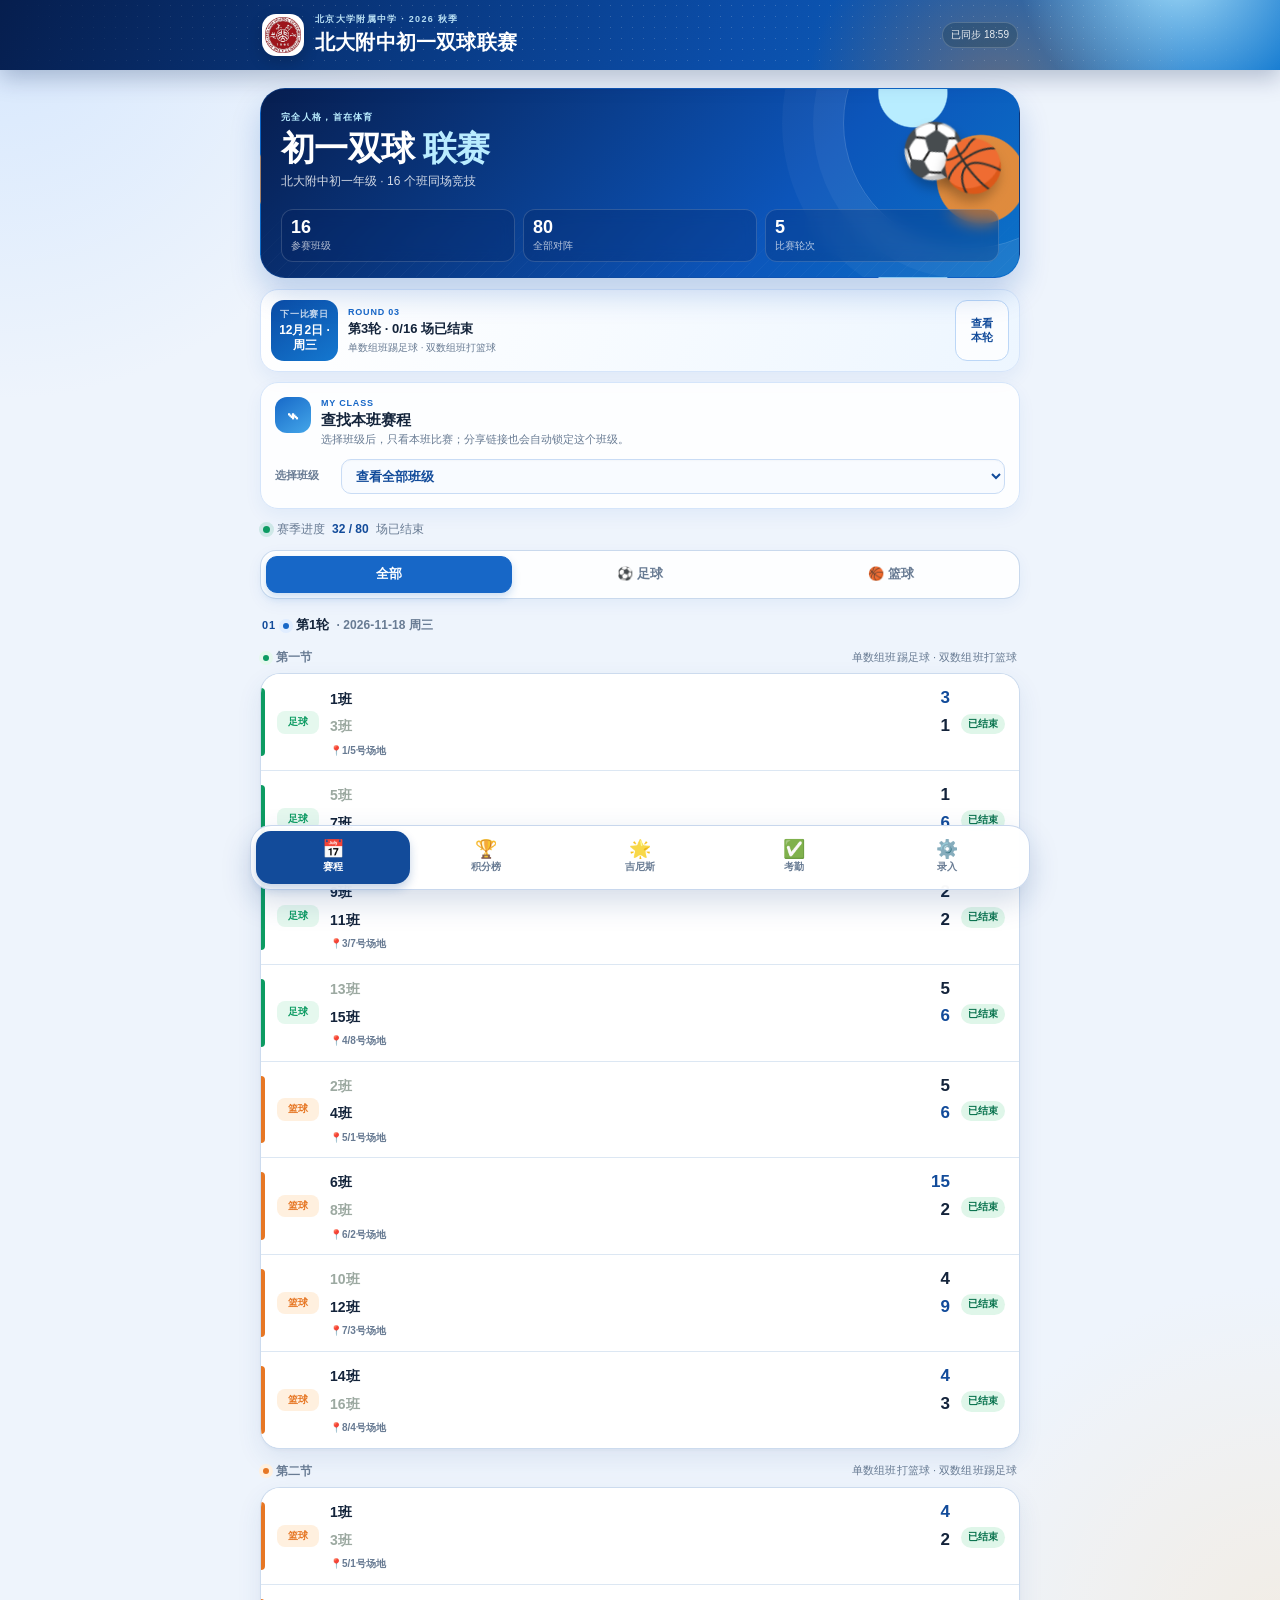
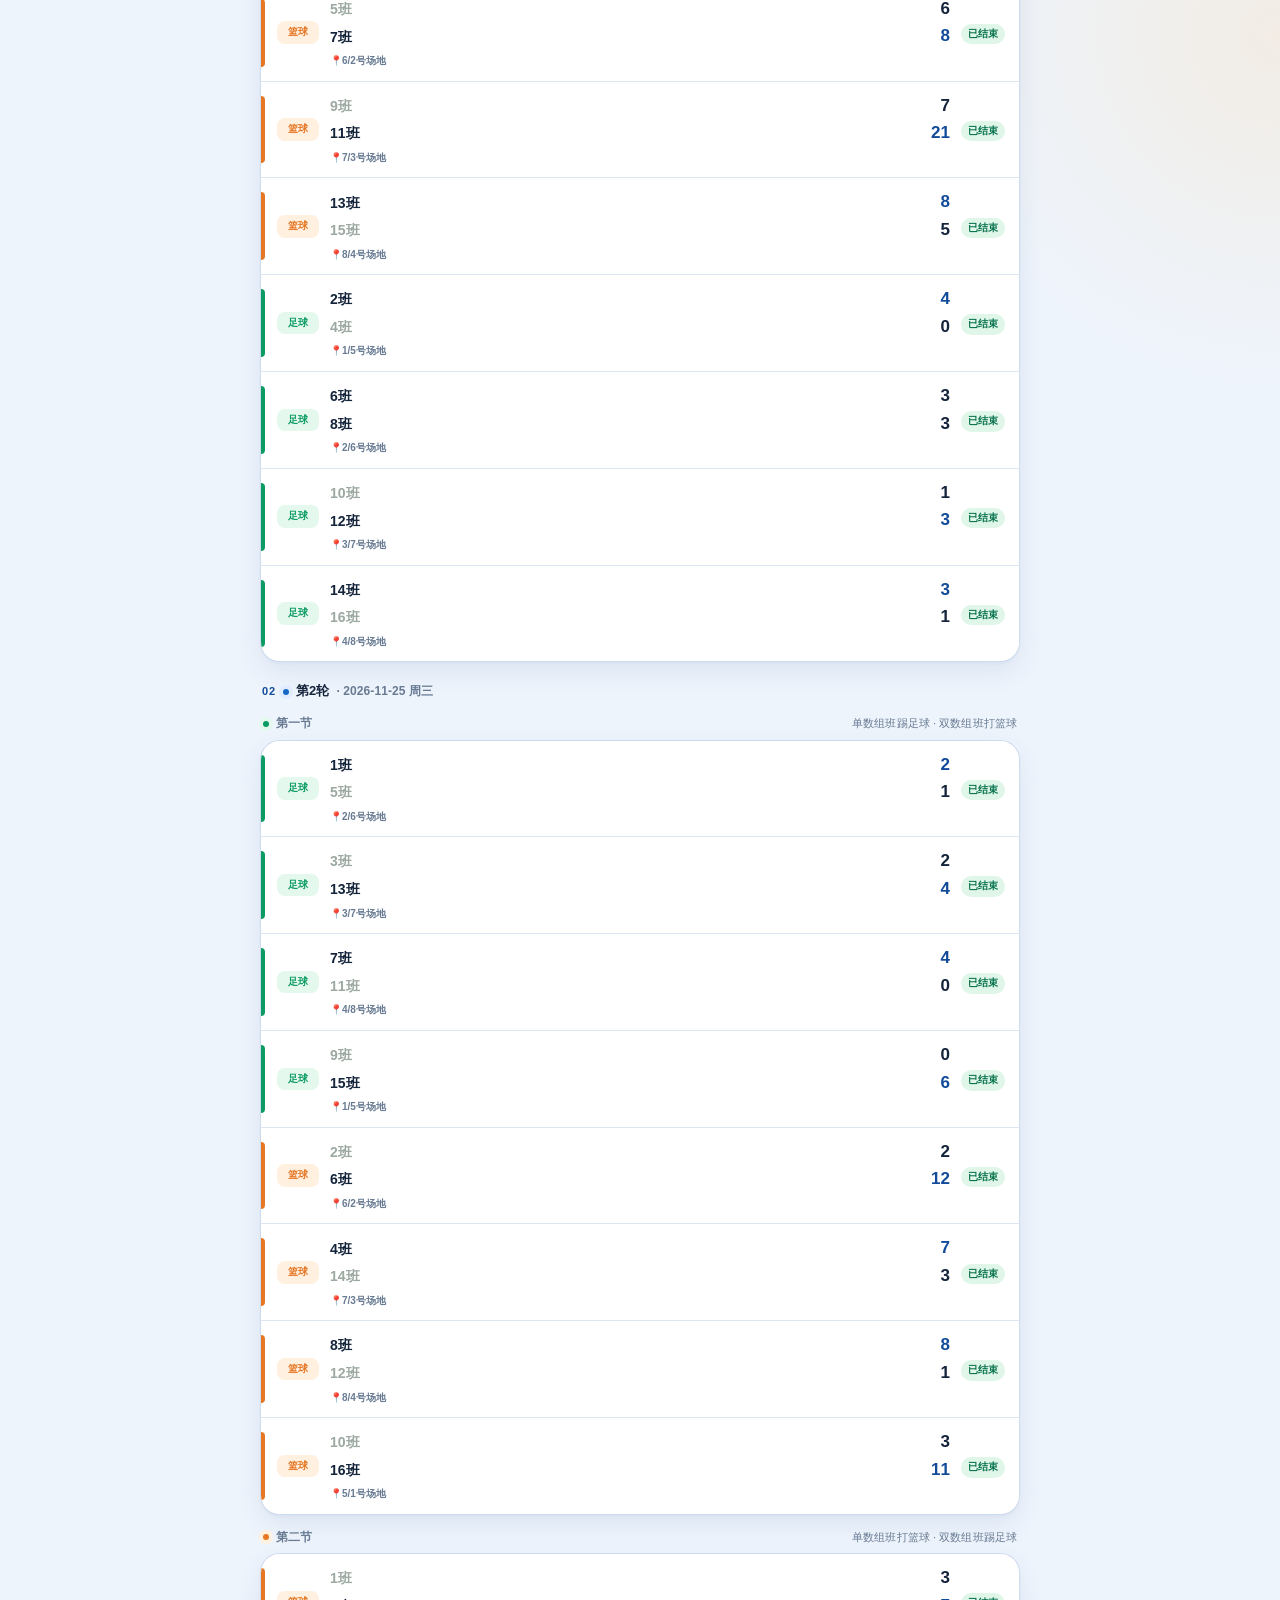
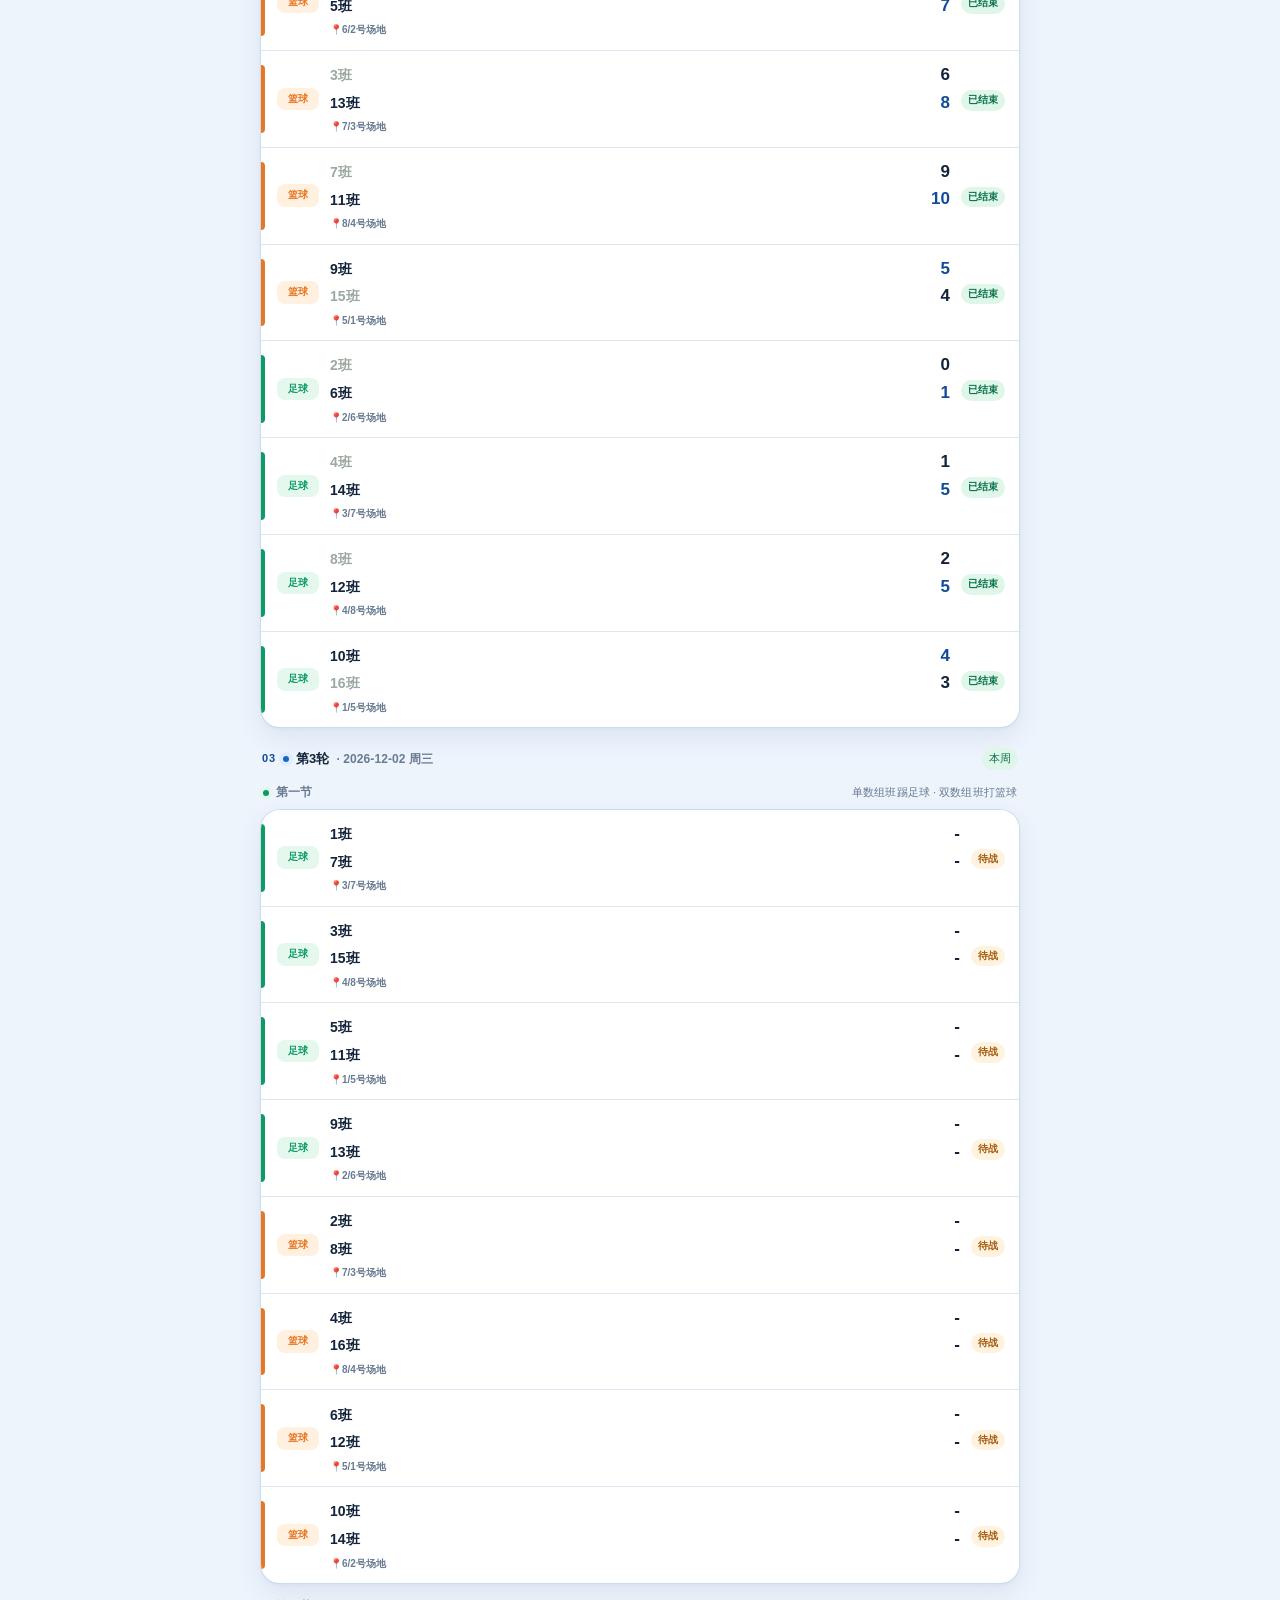
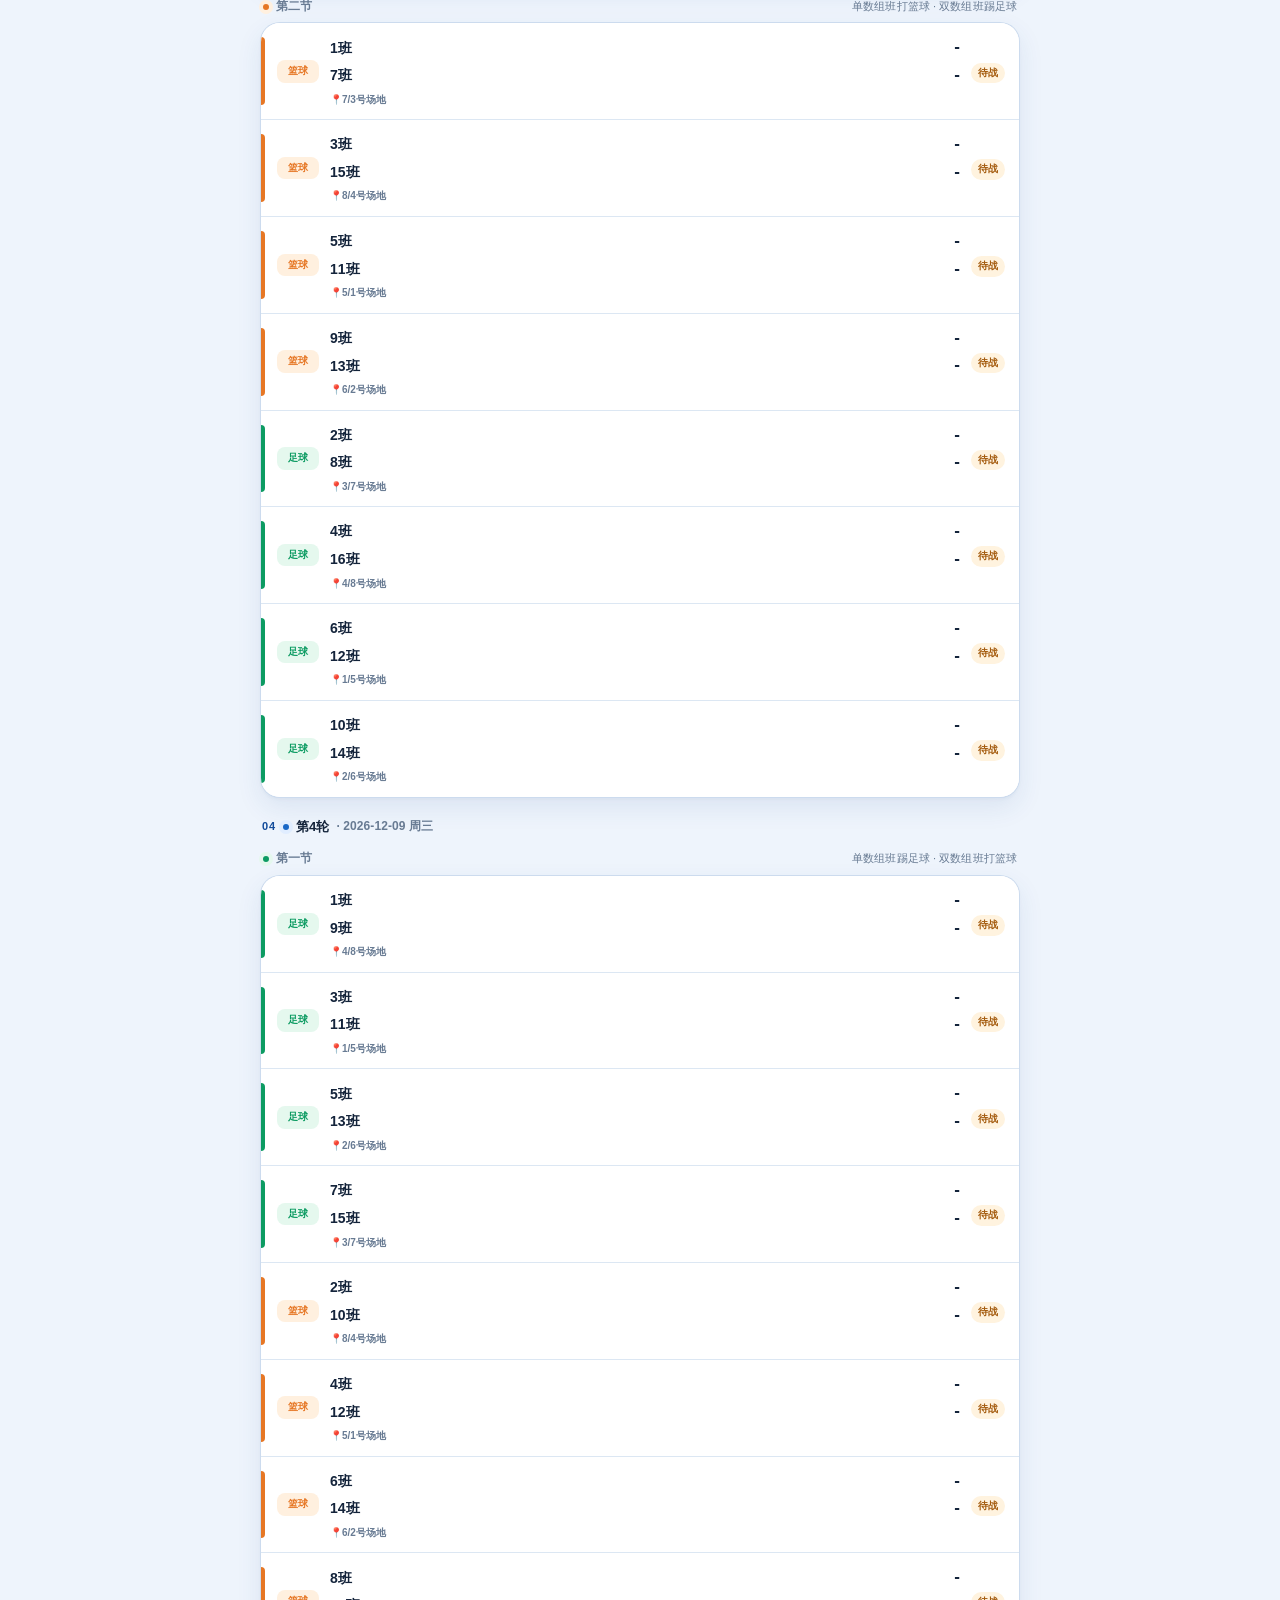
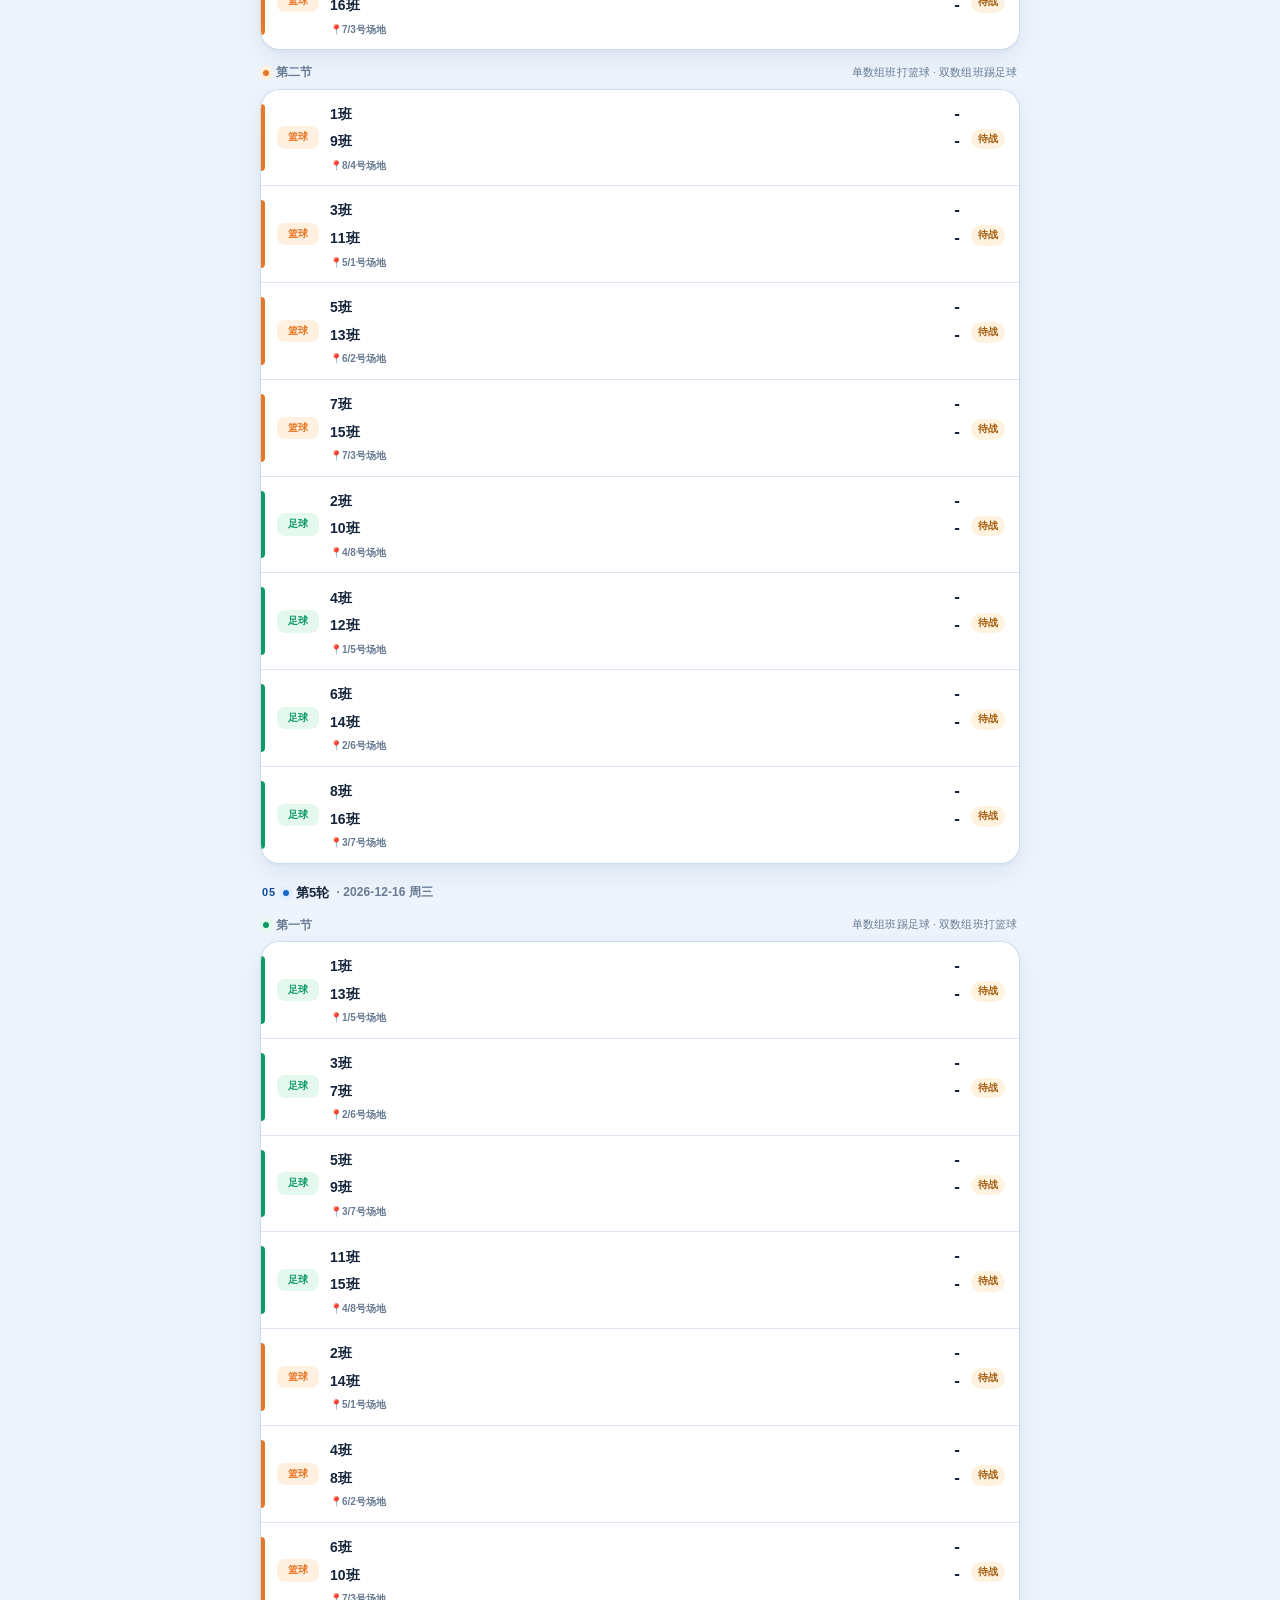
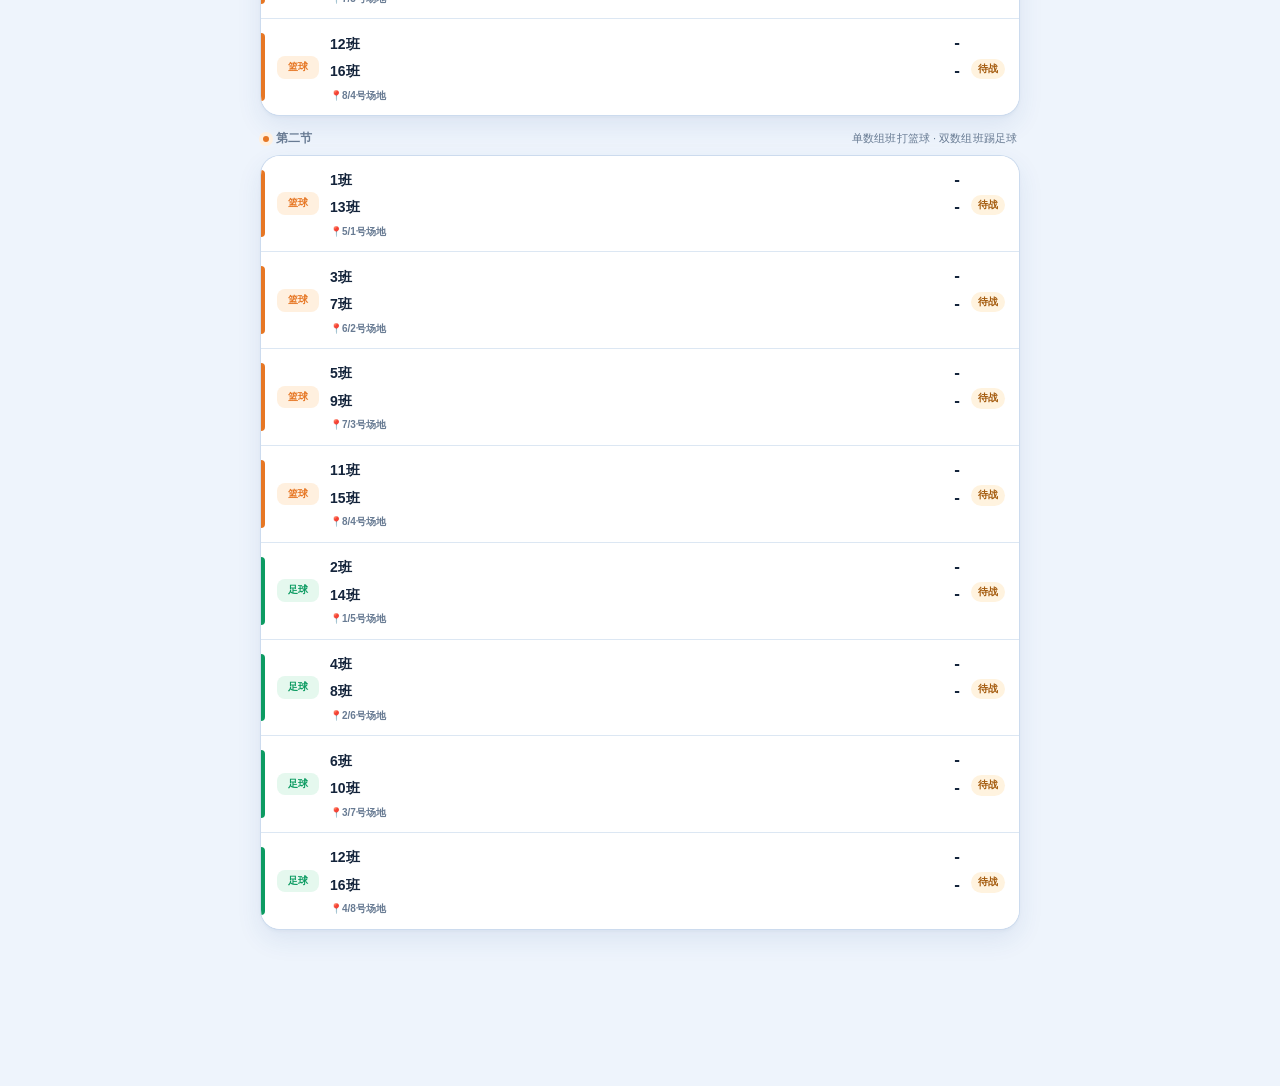
<file: index.html>
<!DOCTYPE html>
<html lang="zh-CN">
<head>
<meta charset="UTF-8">
<meta name="viewport" content="width=device-width, initial-scale=1.0, maximum-scale=1.0, user-scalable=no, viewport-fit=cover">
<meta name="theme-color" content="#082c66">
<title>北大附中初一双球联赛</title>
<link rel="stylesheet" href="styles.css?v=teacher-mirror-20261123b">
</head>
<body>

<header class="topbar">
  <div class="topbar-inner">
    <div class="brand-mark school-seal" aria-hidden="true"><img src="assets/bdfz-school-seal.jpg" alt=""></div>
    <div class="brand-copy">
      <span class="brand-kicker" id="brandKicker">北京大学附属中学 · 2026 秋季</span>
      <h1 id="appTitle">北大附中初一双球联赛</h1>
    </div>
    <span class="sync" id="syncState">加载中…</span>
  </div>
</header>

<main id="app"></main>

<nav class="tabbar">
  <button class="tab active" data-view="schedule"><span>📅</span>赛程</button>
  <button class="tab" data-view="standings"><span>🏆</span>积分榜</button>
  <button class="tab" data-view="guinness"><span>🌟</span>吉尼斯</button>
  <button class="tab" data-view="attendance"><span>✅</span>考勤</button>
  <button class="tab" data-view="admin"><span>⚙️</span>录入</button>
</nav>

<!-- 比赛详情 / 录入弹层 -->
<div class="sheet-mask" id="sheetMask" hidden></div>
<div class="sheet" id="sheet" hidden></div>

<div class="toast" id="toast" hidden></div>

<script src="config.js?v=teacher-mirror-20261123b"></script>
<script src="assets/qrcode.min.js"></script>
<script src="cloudbase-store.js?v=cb-20261114a"></script>
<script src="app.js?v=teacher-form-fix-20261124"></script>
</body>
</html>
</file>
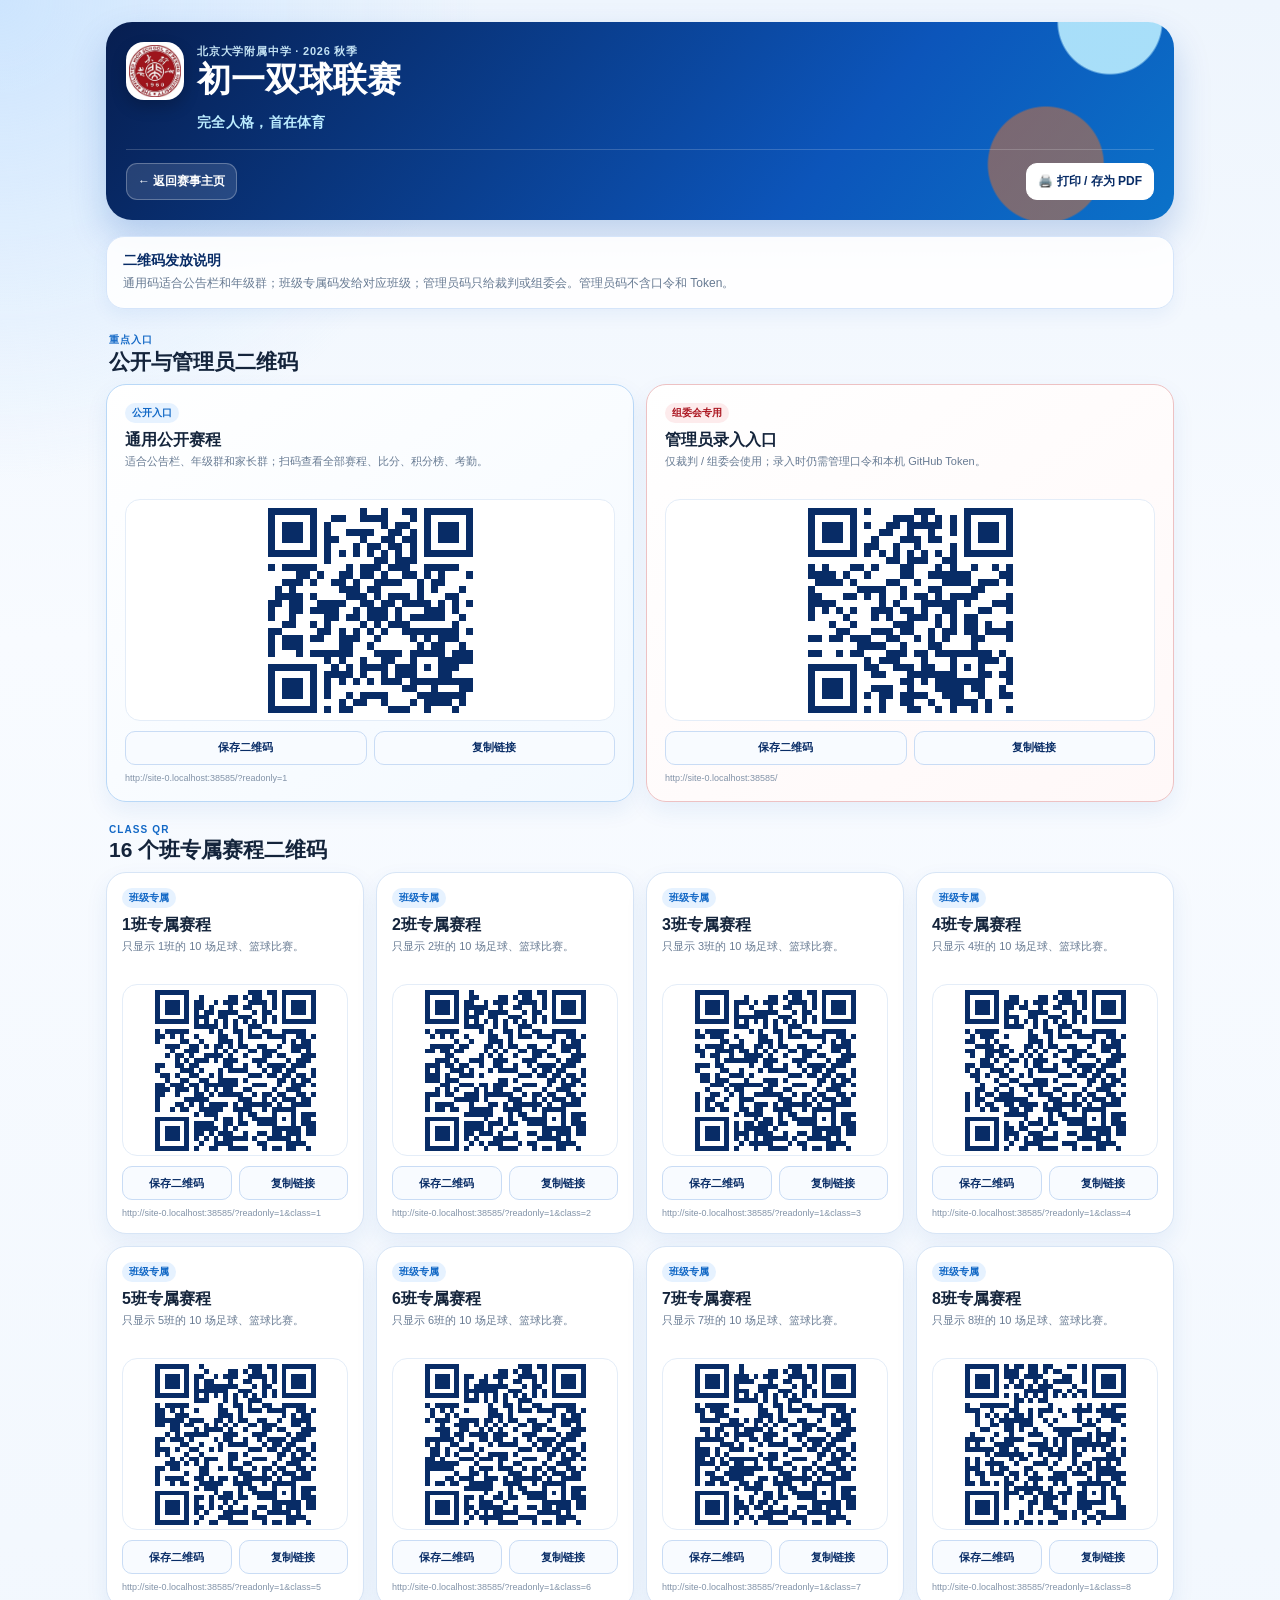
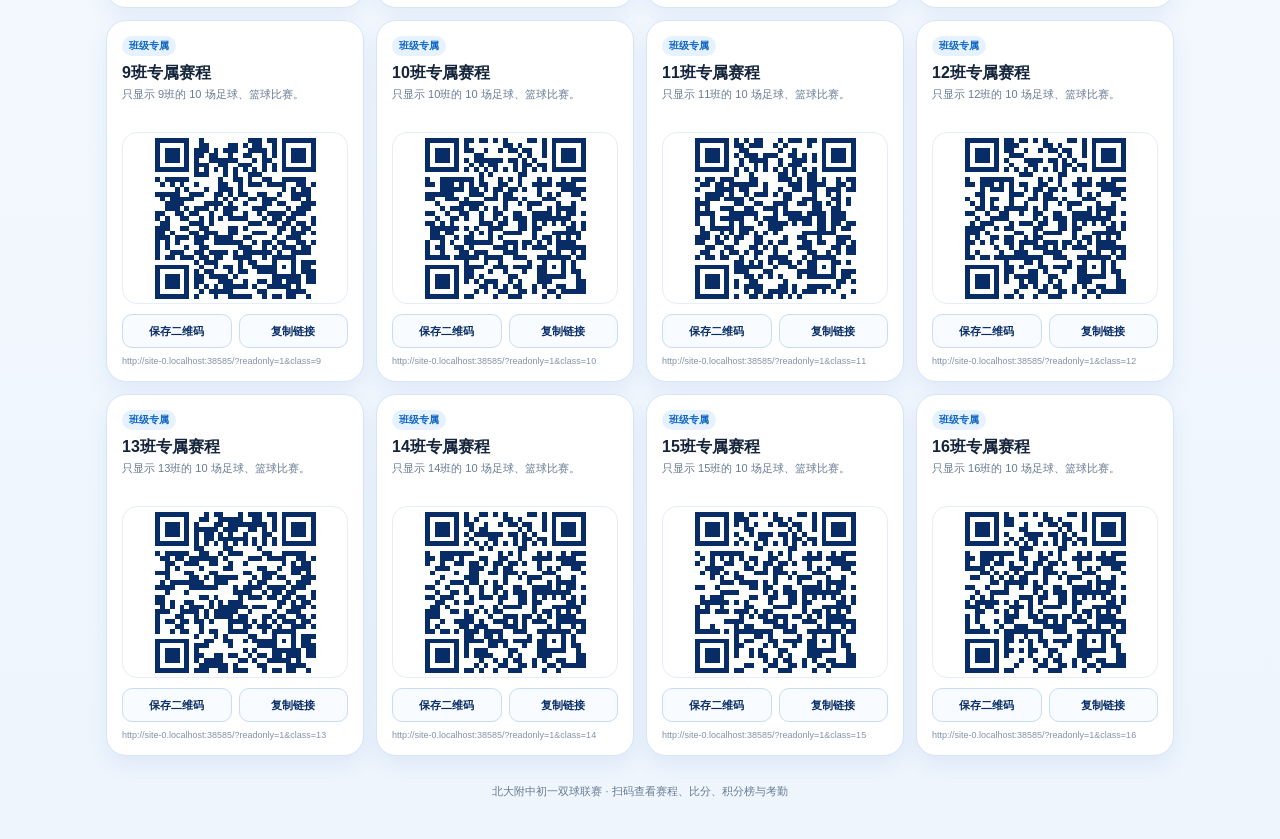
<file: qrcodes.html>
<!DOCTYPE html>
<html lang="zh-CN">
<head>
<meta charset="UTF-8">
<meta name="viewport" content="width=device-width, initial-scale=1.0, viewport-fit=cover">
<meta name="theme-color" content="#082c66">
<title>北大附中初一双球联赛 · 二维码发放页</title>
<link rel="stylesheet" href="qrcodes.css?v=20261108a">
</head>
<body>
<main class="page-shell">
  <header class="page-hero">
    <div class="school-brand">
      <img src="assets/bdfz-school-seal.jpg" alt="北京大学附属中学校徽">
      <div><span>北京大学附属中学 · 2026 秋季</span><h1>初一双球联赛</h1></div>
    </div>
    <p>完全人格，首在体育</p>
    <div class="hero-actions">
      <a class="back-link" href="./?readonly=1">← 返回赛事主页</a>
      <button class="print-btn" id="printPage">🖨️ 打印 / 存为 PDF</button>
    </div>
  </header>

  <section class="intro-card">
    <strong>二维码发放说明</strong>
    <p>通用码适合公告栏和年级群；班级专属码发给对应班级；管理员码只给裁判或组委会。管理员码不含口令和 Token。</p>
  </section>

  <section aria-labelledby="featuredTitle">
    <div class="section-title"><span>重点入口</span><h2 id="featuredTitle">公开与管理员二维码</h2></div>
    <div class="featured-grid" id="featuredGrid"></div>
  </section>

  <section aria-labelledby="classesTitle">
    <div class="section-title"><span>CLASS QR</span><h2 id="classesTitle">16 个班专属赛程二维码</h2></div>
    <div class="class-grid" id="classGrid"></div>
  </section>

  <footer>北大附中初一双球联赛 · 扫码查看赛程、比分、积分榜与考勤</footer>
</main>
<script src="assets/qrcode.min.js"></script>
<script src="qrcodes.js?v=cb-20261111"></script>
</body>
</html>
</file>
<file: styles.css>
:root {
  --bg: #eef4fc;
  --card: #ffffff;
  --card-soft: #f7faff;
  --line: #dce7f3;
  --text: #14243b;
  --muted: #687b93;
  --forest: #124b9a;
  --forest-deep: #082c66;
  --lime: #b9ecff;
  --football: #0c9b62;
  --football-soft: #e5f8ee;
  --basketball: #e67725;
  --basketball-soft: #fff0df;
  --primary: #1767c7;
  --primary-soft: #e0edff;
  --danger: #c33d33;
  --radius: 20px;
  --shadow: 0 2px 3px rgba(19, 51, 94, .03), 0 10px 26px rgba(34, 81, 148, .09);
}

* { box-sizing: border-box; -webkit-tap-highlight-color: transparent; }
html { background: var(--bg); }
body {
  min-height: 100vh;
  margin: 0;
  color: var(--text);
  background:
    radial-gradient(circle at 0 0, rgba(187, 217, 255, .48), transparent 25rem),
    radial-gradient(circle at 100% 18%, rgba(255, 213, 155, .24), transparent 22rem),
    var(--bg);
  font-family: -apple-system, BlinkMacSystemFont, "PingFang SC", "Helvetica Neue", "Microsoft YaHei", sans-serif;
  font-size: 15px;
  line-height: 1.45;
  padding-bottom: calc(100px + env(safe-area-inset-bottom));
}
button, input, textarea, select { font: inherit; }
button { touch-action: manipulation; }
::selection { background: rgba(185, 236, 255, .88); color: #082c66; }

/* 顶部赛事横幅 */
.topbar {
  position: sticky; top: 0; z-index: 30; overflow: hidden; color: #fff;
  background:
    radial-gradient(circle at 92% -52%, rgba(185, 236, 255, .9), transparent 10rem),
    radial-gradient(circle at 78% 140%, rgba(233, 124, 39, .38), transparent 12rem),
    linear-gradient(118deg, #061e4e 0%, #0b4eaa 58%, #0d76cf 100%);
  box-shadow: 0 8px 22px rgba(4, 29, 78, .25);
}
.topbar::after {
  position: absolute; inset: 0; content: ""; opacity: .22; pointer-events: none;
  background-image: radial-gradient(rgba(255,255,255,.8) .7px, transparent .7px);
  background-size: 11px 11px;
  mask-image: linear-gradient(90deg, transparent, #000 26%, #000 82%, transparent);
}
.topbar-inner {
  position: relative; z-index: 1; display: flex; align-items: center; gap: 11px;
  max-width: 800px; min-height: 70px; margin: 0 auto; padding: 10px 16px;
}
.brand-mark {
  position: relative; flex: none; width: 42px; height: 42px; overflow: hidden;
  border: 1px solid rgba(255,255,255,.28); border-radius: 14px;
  background: linear-gradient(145deg, rgba(255,255,255,.23), rgba(255,255,255,.06));
  box-shadow: inset 0 1px 0 rgba(255,255,255,.28), 0 6px 15px rgba(0,0,0,.17);
}
.brand-mark span { position: absolute; font-size: 22px; filter: drop-shadow(0 2px 2px rgba(0,0,0,.18)); }
.brand-mark span:first-child { left: 2px; top: 3px; transform: rotate(-14deg); }
.brand-mark span:last-child { right: -4px; bottom: 0; transform: rotate(11deg); }
.brand-mark.school-seal { padding: 2px; background: #fff; }
.school-seal img { display: block; width: 100%; height: 100%; border-radius: 11px; object-fit: cover; }
.brand-copy { min-width: 0; }
.brand-kicker, .hero-kicker, .view-kicker { display: block; font-size: 9px; font-weight: 800; letter-spacing: 1.3px; }
.brand-kicker { color: rgba(201, 240, 255, .9); }
.topbar h1 {
  overflow: hidden; max-width: 100%; margin: 1px 0 0; color: #fff;
  font-size: clamp(16px, 4.6vw, 20px); font-weight: 800; letter-spacing: .2px;
  text-overflow: ellipsis; white-space: nowrap;
}
.sync {
  flex: none; margin-left: auto; padding: 5px 8px; border: 1px solid rgba(255,255,255,.18);
  border-radius: 999px; color: rgba(255,255,255,.9); background: rgba(1, 33, 25, .2);
  font-size: 10px; font-variant-numeric: tabular-nums; white-space: nowrap;
}

main { max-width: 800px; margin: 0 auto; padding: 18px 14px 36px; }

/* 赛程页头图 */
.league-hero {
  position: relative; display: grid; grid-template-columns: minmax(0, 1fr) 92px; gap: 8px;
  min-height: 190px; margin-bottom: 11px; padding: 22px 20px 15px; overflow: hidden;
  border: 1px solid rgba(22, 104, 205, .3); border-radius: 25px; color: #fff;
  background:
    radial-gradient(circle at 86% 2%, #b8edff 0, #b8edff 5%, transparent 5.2%),
    radial-gradient(circle at 95% 48%, rgba(246, 143, 47, .9) 0, rgba(246, 143, 47, .9) 6%, transparent 6.2%),
    linear-gradient(132deg, #071e50 0%, #0c55ba 68%, #0b72c9 100%);
  box-shadow: 0 16px 30px rgba(11, 76, 176, .22);
}
.league-hero::before {
  position: absolute; top: -92px; right: -76px; width: 250px; height: 250px;
  border: 1px solid rgba(255,255,255,.18); border-radius: 50%; content: "";
  box-shadow: 0 0 0 30px rgba(255,255,255,.045), 0 0 0 61px rgba(255,255,255,.035);
}
.league-hero::after {
  position: absolute; right: 0; bottom: 0; left: 0; height: 45%; content: ""; opacity: .35;
  background: linear-gradient(135deg, transparent 48%, rgba(255,255,255,.11) 48%, rgba(255,255,255,.11) 50%, transparent 50%) 0 0 / 16px 16px;
  mask-image: linear-gradient(transparent, #000);
}
.hero-copy { position: relative; z-index: 1; }
.hero-kicker { color: var(--lime); }
.league-hero h2 { margin: 5px 0 6px; font-size: clamp(26px, 7vw, 34px); line-height: 1.12; letter-spacing: -.7px; }
.league-hero h2 em { color: var(--lime); font-style: normal; }
.league-hero p { max-width: 285px; margin: 0; color: rgba(255,255,255,.82); font-size: 12px; }
.hero-balls { position: relative; z-index: 1; align-self: center; height: 84px; }
.hero-balls span { position: absolute; filter: drop-shadow(0 8px 6px rgba(0,0,0,.25)); font-size: 53px; }
.hero-balls span:first-child { top: 1px; left: -6px; transform: rotate(-16deg); }
.hero-balls span:last-child { right: -5px; bottom: -6px; font-size: 50px; transform: rotate(16deg); }
.hero-stats { z-index: 1; display: grid; grid-column: 1 / -1; grid-template-columns: repeat(3, 1fr); gap: 8px; align-self: end; }
.hero-stats div { padding: 8px 9px; border: 1px solid rgba(255,255,255,.16); border-radius: 12px; background: rgba(2, 30, 89, .25); backdrop-filter: blur(8px); }
.hero-stats strong { display: block; font-size: 18px; line-height: 1; font-variant-numeric: tabular-nums; }
.hero-stats span { display: block; margin-top: 3px; color: rgba(255,255,255,.7); font-size: 10px; }
.matchday-card {
  display: grid; grid-template-columns: 67px minmax(0, 1fr) 54px; align-items: center; gap: 10px;
  margin-bottom: 10px; padding: 10px; border: 1px solid #d6e5fa; border-radius: 18px;
  background: linear-gradient(112deg, #ffffff, #edf6ff); box-shadow: 0 7px 18px rgba(25, 89, 179, .07);
}
.matchday-date { padding: 8px 5px; border-radius: 13px; color: #fff; background: linear-gradient(145deg, #0b4ca5, #1478d0); text-align: center; }
.matchday-date span, .matchday-kicker, .focus-kicker { display: block; font-size: 9px; font-weight: 800; letter-spacing: .8px; }
.matchday-date span { color: rgba(255,255,255,.78); }
.matchday-date strong { display: block; margin-top: 2px; font-size: 12px; line-height: 1.25; }
.matchday-copy { min-width: 0; }
.matchday-kicker { color: var(--primary); }
.matchday-copy h3 { overflow: hidden; margin: 1px 0 2px; color: var(--text); font-size: 13px; text-overflow: ellipsis; white-space: nowrap; }
.matchday-copy p { overflow: hidden; margin: 0; color: var(--muted); font-size: 10px; text-overflow: ellipsis; white-space: nowrap; }
.round-jump { align-self: stretch; padding: 5px 3px; border: 1px solid #bcd7f7; border-radius: 12px; color: var(--forest); background: rgba(255,255,255,.8); font-size: 11px; font-weight: 800; line-height: 1.25; cursor: pointer; }
.round-jump:active { background: var(--primary-soft); transform: scale(.98); }
.class-focus {
  display: grid; grid-template-columns: 36px minmax(0, 1fr); gap: 0 10px; align-items: start;
  margin-bottom: 12px; padding: 14px; border: 1px solid #d5e5fa; border-radius: 18px;
  background: rgba(255,255,255,.88); box-shadow: 0 7px 18px rgba(25, 89, 179, .06);
}
.focus-icon { display: grid; width: 36px; height: 36px; place-items: center; border-radius: 12px; color: #fff; background: linear-gradient(145deg, #1769c8, #44a6e9); font-size: 21px; font-weight: 900; }
.focus-copy { min-width: 0; }
.focus-kicker { color: var(--primary); }
.focus-copy h3 { margin: 1px 0 2px; color: var(--text); font-size: 15px; line-height: 1.25; }
.focus-copy p { margin: 0; color: var(--muted); font-size: 11px; line-height: 1.45; }
.class-select { display: grid; grid-column: 1 / -1; grid-template-columns: 58px minmax(0, 1fr); align-items: center; gap: 8px; margin-top: 11px; color: var(--muted); font-size: 11px; font-weight: 800; }
.class-select select { min-width: 0; padding: 8px 10px; border-color: #c9dcf5; border-radius: 10px; color: var(--forest); background: #f8fbff; font-size: 13px; font-weight: 800; }
.schedule-status { display: flex; align-items: center; gap: 7px; margin: 0 3px 12px; color: var(--muted); font-size: 12px; }
.schedule-status strong { color: var(--forest); font-variant-numeric: tabular-nums; }
.pulse-dot { width: 7px; height: 7px; border-radius: 50%; background: var(--football); box-shadow: 0 0 0 4px rgba(12, 155, 98, .14); }

/* 通用卡片、标题和筛选 */
.card { overflow: hidden; margin-bottom: 12px; border: 1px solid rgba(199, 215, 237, .9); border-radius: var(--radius); background: var(--card); box-shadow: var(--shadow); }
.card-hd { display: flex; align-items: center; gap: 8px; min-height: 52px; padding: 12px 15px; border-bottom: 1px solid var(--line); background: linear-gradient(110deg, #fff, #f5f9ff); }
.card-hd h2 { margin: 0; font-size: 15px; font-weight: 800; letter-spacing: .1px; }
.card-hd .sub { margin-left: auto; color: var(--muted); font-size: 11px; white-space: nowrap; }
.seg { display: grid; grid-template-columns: repeat(3, 1fr); gap: 5px; margin-bottom: 17px; padding: 5px; border: 1px solid rgba(199, 215, 237, .95); border-radius: 16px; background: rgba(255,255,255,.88); box-shadow: 0 5px 15px rgba(25, 89, 179, .06); }
.seg button { min-height: 37px; padding: 7px 4px; border: 1px solid transparent; border-radius: 11px; color: var(--muted); background: transparent; font-size: 13px; font-weight: 700; cursor: pointer; }
.seg button.on { border-color: var(--primary); color: #fff; background: var(--primary); box-shadow: 0 4px 8px rgba(23, 103, 199, .22); }
.seg button.on[data-sport="football"] { border-color: var(--football); background: var(--football); }
.seg button.on[data-sport="basketball"] { border-color: var(--basketball); background: var(--basketball); }

/* 赛程 */
.round-block { margin-bottom: 20px; }
.round-title { display: flex; align-items: center; gap: 7px; margin: 4px 2px 8px; color: var(--muted); font-size: 12px; font-weight: 700; letter-spacing: .1px; }
.round-index { color: var(--forest); font-size: 11px; font-weight: 900; font-variant-numeric: tabular-nums; letter-spacing: .8px; }
.round-title .dot { width: 6px; height: 6px; flex: none; border-radius: 50%; background: var(--primary); box-shadow: 0 0 0 4px var(--primary-soft); }
.round-name { color: var(--text); font-size: 13px; }
.round-title .week { margin-left: auto; color: var(--muted); font-size: 11px; font-weight: 500; text-align: right; }
.round-title .week.badge { margin-left: auto; }
.session-title { margin: 12px 3px 7px; padding-top: 2px; }
.session-1 .dot, .ranking-football .dot { background: var(--football); box-shadow: 0 0 0 4px var(--football-soft); }
.session-2 .dot, .ranking-basketball .dot { background: var(--basketball); box-shadow: 0 0 0 4px var(--basketball-soft); }
.match { position: relative; display: flex; align-items: center; gap: 11px; min-height: 79px; padding: 12px 14px 12px 16px; overflow: hidden; border-bottom: 1px solid var(--line); background: #fff; cursor: pointer; transition: background .16s ease, transform .16s ease; }
.match::before { position: absolute; top: 14px; bottom: 14px; left: 0; width: 4px; border-radius: 0 5px 5px 0; content: ""; background: var(--football); }
.match.match-basketball::before { background: var(--basketball); }
.match:last-child { border-bottom: 0; }
.match:hover { background: #f8fbff; }
.match:active { background: #eef6ff; transform: scale(.995); }
.match .tag { flex: none; min-width: 42px; padding: 4px 6px; border-radius: 8px; text-align: center; font-size: 10px; font-weight: 800; letter-spacing: .2px; }
.tag.football { color: var(--football); background: var(--football-soft); }
.tag.basketball { color: var(--basketball); background: var(--basketball-soft); }
.match .teams { flex: 1; min-width: 0; }
.match .teams .row { display: flex; align-items: center; gap: 6px; font-size: 14px; }
.match .teams .row + .row { margin-top: 3px; }
.match .teams .cls { font-weight: 800; }
.match .teams .sc { min-width: 20px; margin-left: auto; color: var(--text); text-align: right; font-size: 17px; font-weight: 900; font-variant-numeric: tabular-nums; }
.match .teams .row.lose { color: #9ca9a1; }
.match .teams .row.win .sc { color: var(--forest); }
.match .meta { display: flex; gap: 8px; margin-top: 5px; color: var(--muted); font-size: 10px; font-weight: 600; flex-wrap: wrap; }
.match .right { flex: none; align-self: center; }
.badge { display: inline-block; padding: 3px 7px; border-radius: 999px; color: var(--muted); background: #edf0ee; font-size: 10px; font-weight: 700; white-space: nowrap; }
.badge.done { color: #08724d; background: #dff6e9; }
.badge.pending { color: #a45b0e; background: #fff3df; }

/* 积分榜与考勤 */
.view-head { padding: 4px 4px 15px; }
.view-kicker { color: var(--forest); }
.view-head h2 { margin: 3px 0 2px; color: var(--text); font-size: 28px; line-height: 1.15; letter-spacing: -.5px; }
.view-head p { margin: 0; color: var(--muted); font-size: 12px; }
.view-head-rank { padding-top: 7px; }
.view-head-att .view-kicker { color: var(--basketball); }
.sport-board { margin-top: 3px; border: 1px solid rgba(195, 215, 203, .9); border-bottom: 0; border-radius: 20px 20px 0 0; }
.sport-board-football { background: linear-gradient(100deg, #e9faef, #fff); }
.sport-board-basketball { background: linear-gradient(100deg, #fff0e2, #fff); }
.ranking-group { margin: 11px 3px 6px; }
.standing-card { overflow-x: auto; border-radius: 15px; }
.standing-card table { min-width: 600px; }
table { width: 100%; border-collapse: collapse; font-size: 13px; }
th, td { padding: 10px 6px; text-align: center; border-bottom: 1px solid var(--line); }
th { position: sticky; top: 0; z-index: 1; color: var(--muted); background: #f6faf7; font-size: 10px; font-weight: 800; letter-spacing: .2px; }
td.name { padding-left: 12px; text-align: left; font-weight: 800; }
td.num { font-variant-numeric: tabular-nums; }
tbody tr { transition: background .15s ease; }
tbody tr:hover { background: #f8fbf8; }
tbody tr:last-child td { border-bottom: none; }
tr.rank1 td { background: #fffdf3; }
.rk { width: 32px; }
.rk span { display: inline-block; width: 21px; height: 21px; border-radius: 7px; color: var(--muted); background: #edf1ee; font-size: 11px; font-weight: 900; line-height: 21px; }
tr.rank1 .rk span { color: #6d5100; background: #ffd76b; }
tr.rank2 .rk span { color: #536168; background: #e1e8e8; }
tr.rank3 .rk span { color: #7a4b23; background: #f5d3ad; }
.board-legend { margin-top: -12px; padding: 11px 13px; border: 1px solid rgba(195, 215, 203, .9); border-top: none; border-radius: 0 0 20px 20px; color: var(--muted); background: #fff; font-size: 11px; line-height: 1.6; }
.attendance-overview { border-color: rgba(225, 187, 144, .55); }
.att-sum { display: grid; grid-template-columns: repeat(2, 1fr); gap: 9px; padding: 13px; }
.att-sum .box { padding: 14px 9px; border: 1px solid #e5eee8; border-radius: 15px; background: linear-gradient(145deg, #f8fcf9, #eff8f2); text-align: center; }
.att-sum .box .n { color: var(--forest); font-size: 25px; font-weight: 900; font-variant-numeric: tabular-nums; }
.att-sum .box .l { margin-top: 2px; color: var(--muted); font-size: 11px; font-weight: 600; }
.att-item { padding: 12px 14px; border-bottom: 1px solid var(--line); cursor: pointer; }
.att-item:last-child { border-bottom: none; }
.att-item .t { color: var(--text); font-size: 13px; font-weight: 800; }
.att-item .d { margin-top: 3px; color: var(--muted); font-size: 12px; }

/* 学校吉尼斯纪录挑战榜 */
.guinness-hero {
  display: grid; grid-template-columns: 45px minmax(0, 1fr); gap: 0 11px; align-items: start;
  margin: 2px 0 12px; padding: 17px; overflow: hidden; border: 1px solid #d5e2ff; border-radius: 23px;
  color: #fff; background:
    radial-gradient(circle at 93% 8%, rgba(255,216,111,.9) 0 5%, transparent 5.3%),
    radial-gradient(circle at 84% 105%, rgba(133,242,255,.38) 0 14%, transparent 14.3%),
    linear-gradient(130deg, #0a2460, #144ea8 62%, #176fc7);
  box-shadow: 0 15px 28px rgba(15, 72, 161, .2);
}
.guinness-hero-mark { display: grid; width: 45px; height: 45px; place-items: center; border: 1px solid rgba(255,255,255,.3); border-radius: 15px; background: rgba(255,255,255,.14); font-size: 26px; }
.guinness-hero .view-kicker { color: #c5efff; }
.guinness-hero h2 { margin: 2px 0 3px; color: #fff; font-size: 23px; line-height: 1.2; letter-spacing: -.35px; }
.guinness-hero p { margin: 0; color: rgba(255,255,255,.8); font-size: 11px; line-height: 1.55; }
.guinness-hero-stats { display: grid; grid-column: 1 / -1; grid-template-columns: repeat(2, 1fr); gap: 8px; margin-top: 13px; }
.guinness-hero-stats div { padding: 8px 10px; border: 1px solid rgba(255,255,255,.16); border-radius: 12px; background: rgba(4, 25, 81, .24); }
.guinness-hero-stats strong { display: block; font-size: 18px; line-height: 1; font-variant-numeric: tabular-nums; }
.guinness-hero-stats span { display: block; margin-top: 3px; color: rgba(255,255,255,.72); font-size: 10px; }
.record-filter { display: flex; gap: 7px; margin-bottom: 10px; padding: 3px 1px; overflow-x: auto; scrollbar-width: none; }
.record-filter::-webkit-scrollbar { display: none; }
.record-filter button { flex: none; min-height: 34px; padding: 6px 10px; border: 1px solid #cdddf2; border-radius: 999px; color: var(--muted); background: rgba(255,255,255,.88); font-size: 11px; font-weight: 800; white-space: nowrap; cursor: pointer; }
.record-filter button.on { border-color: var(--forest); color: #fff; background: var(--forest); box-shadow: 0 4px 9px rgba(18,75,154,.2); }
.record-guide { display: grid; gap: 2px; margin: 0 0 15px; padding: 11px 12px; border: 1px solid #d9e7f8; border-radius: 14px; color: var(--muted); background: rgba(255,255,255,.76); font-size: 11px; line-height: 1.55; }
.record-guide strong { color: var(--forest); font-size: 12px; }
.record-category { --record-accent: var(--primary); --record-soft: var(--primary-soft); margin: 0 0 17px; padding: 13px; border: 1px solid #d8e5f5; border-radius: 21px; background: rgba(255,255,255,.78); box-shadow: 0 8px 18px rgba(25,89,179,.06); }
.record-tone-orange { --record-accent: #d46b19; --record-soft: #fff0de; border-color: #f0d8bf; }
.record-tone-green { --record-accent: #078958; --record-soft: #e4f7ed; border-color: #ccead9; }
.record-tone-red { --record-accent: #b74343; --record-soft: #fff0f0; border-color: #f0d0d0; }
.record-category-hd { display: flex; align-items: center; gap: 9px; margin: 0 1px 11px; }
.record-category-icon { display: grid; width: 36px; height: 36px; place-items: center; border-radius: 12px; background: var(--record-soft); font-size: 21px; }
.record-category-hd > div { min-width: 0; }
.record-category-hd > div > span { display: block; color: var(--record-accent); font-size: 9px; font-weight: 900; letter-spacing: 1px; }
.record-category-hd h2 { margin: 1px 0 0; color: var(--text); font-size: 18px; line-height: 1.2; }
.record-category-hd em { margin-left: auto; padding: 4px 8px; border-radius: 999px; color: var(--record-accent); background: var(--record-soft); font-size: 10px; font-style: normal; font-weight: 800; white-space: nowrap; }
.record-grid { display: grid; grid-template-columns: repeat(2, minmax(0, 1fr)); gap: 10px; }
.record-event { overflow: hidden; border: 1px solid var(--line); border-radius: 16px; background: #fff; }
.record-event-hd { display: flex; align-items: start; gap: 7px; min-height: 61px; padding: 11px 11px 9px; border-bottom: 1px solid var(--line); background: linear-gradient(120deg, var(--record-soft), #fff 82%); }
.record-event-hd > div { min-width: 0; }
.record-event-category { display: block; overflow: hidden; color: var(--record-accent); font-size: 9px; font-weight: 800; text-overflow: ellipsis; white-space: nowrap; }
.record-event h3 { margin: 3px 0 0; color: var(--text); font-size: 14px; line-height: 1.25; }
.record-unit { flex: none; margin-left: auto; padding: 3px 6px; border-radius: 7px; color: var(--record-accent); background: rgba(255,255,255,.82); font-size: 10px; font-weight: 900; }
.record-panels { display: grid; grid-template-columns: repeat(auto-fit, minmax(145px, 1fr)); gap: 7px; padding: 8px; }
.record-panel { overflow: hidden; border: 1px solid #e3edf8; border-radius: 12px; background: #fbfdff; }
.record-panel-hd { display: flex; align-items: center; gap: 6px; min-height: 31px; padding: 5px 7px; border-bottom: 1px solid #e7eff9; }
.record-gender { display: inline-block; padding: 2px 6px; border-radius: 999px; font-size: 9px; font-weight: 900; }
.gender-male { color: #1767c7; background: #e5f0ff; }
.gender-female { color: #b43d7c; background: #fcebf4; }
.record-panel-rule { overflow: hidden; margin-left: auto; color: var(--muted); font-size: 9px; text-overflow: ellipsis; white-space: nowrap; }
.record-list { margin: 0; padding: 0; list-style: none; }
.record-row { display: flex; align-items: center; gap: 6px; min-height: 43px; padding: 6px 7px; border-bottom: 1px solid #edf2f8; }
.record-row:last-child { border-bottom: 0; }
.record-place { display: grid; width: 26px; height: 24px; flex: none; place-items: center; border-radius: 8px; color: var(--muted); background: #edf2f7; font-size: 10px; font-weight: 900; }
.record-place-1 .record-place { width: 31px; color: #795c00; background: #ffe087; }
.record-place-2 .record-place { color: #52636a; background: #e0e8ea; }
.record-place-3 .record-place { color: #7b4a23; background: #f6d5b3; }
.record-person { min-width: 0; flex: 1; }
.record-person strong, .record-person span, .record-person small { display: inline; }
.record-person strong { display: block; color: var(--text); font-size: 11px; white-space: normal; overflow-wrap: anywhere; }
.record-person span, .record-person small { margin-left: 4px; color: var(--muted); font-size: 9px; }
.teacher-tag { display: inline-block; padding: 1px 5px; border-radius: 4px; background: #e8d5f2; color: #7c3aed; font-size: 9px; font-weight: 800; }
.record-value { flex: none; color: var(--record-accent); font-size: 11px; font-weight: 900; font-variant-numeric: tabular-nums; white-space: nowrap; }
.record-empty { display: grid; min-height: 49px; place-items: center; gap: 3px; padding: 8px; color: #93a2b5; font-size: 10px; text-align: center; }
.record-empty span { color: #c2d0e2; font-size: 18px; line-height: 1; }
.record-admin-card { border-color: #d1e1f8; }
.record-admin-history { border-color: #d9e6f4; }
.record-history-row { display: flex; align-items: center; gap: 10px; padding: 11px 14px; border-bottom: 1px solid var(--line); }
.record-history-row:last-child { border-bottom: 0; }
.record-history-row > div { min-width: 0; flex: 1; }
.record-history-row strong, .record-history-row span, .record-history-row small { display: block; white-space: normal; overflow-wrap: anywhere; }
.record-history-row strong { color: var(--text); font-size: 13px; }
.record-history-row span { margin-top: 2px; color: var(--muted); font-size: 11px; }
.record-history-row small { margin-top: 2px; color: var(--primary); font-size: 11px; font-weight: 800; }
.record-delete { flex: none; padding: 6px 8px; border: 1px solid #efceca; border-radius: 9px; color: var(--danger); background: #fff8f7; font-size: 11px; font-weight: 800; cursor: pointer; }

/* 底部导航 */
.tabbar { position: fixed; z-index: 40; right: 10px; bottom: calc(10px + env(safe-area-inset-bottom)); left: 10px; display: flex; max-width: 780px; min-height: 65px; margin: 0 auto; padding: 5px; border: 1px solid rgba(198, 214, 237, .96); border-radius: 21px; background: rgba(255,255,255,.93); box-shadow: 0 12px 30px rgba(19, 63, 128, .18); backdrop-filter: saturate(180%) blur(16px); }
.tabbar .tab { display: flex; flex: 1; flex-direction: column; align-items: center; justify-content: center; gap: 1px; min-width: 0; padding: 6px 2px; border: 0; border-radius: 15px; color: var(--muted); background: transparent; font-size: 10px; font-weight: 700; cursor: pointer; transition: color .15s ease, background .15s ease; }
.tabbar .tab span { font-size: 18px; line-height: 1.05; filter: grayscale(.12); }
.tabbar .tab.active { color: #fff; background: var(--forest); box-shadow: 0 5px 10px rgba(18, 75, 154, .24); }
.tabbar .tab.active span { filter: none; }

/* 弹层与录入 */
.sheet-mask { position: fixed; z-index: 50; inset: 0; background: rgba(4, 30, 23, .58); backdrop-filter: blur(3px); }
.sheet { position: fixed; z-index: 60; right: 0; bottom: 0; left: 0; max-height: 92vh; padding-bottom: calc(20px + env(safe-area-inset-bottom)); overflow-y: auto; border: 1px solid rgba(255,255,255,.7); border-bottom: 0; border-radius: 24px 24px 0 0; background: var(--bg); box-shadow: 0 -16px 45px rgba(0,0,0,.22); animation: up .22s ease; }
@keyframes up { from { transform: translateY(18px); opacity: .28; } to { transform: none; opacity: 1; } }
.sheet-hd { position: sticky; top: 0; z-index: 2; display: flex; align-items: center; gap: 10px; min-height: 58px; padding: 12px 16px; border-bottom: 1px solid var(--line); background: rgba(255,255,255,.96); backdrop-filter: blur(14px); }
.sheet-hd h3 { margin: 0; color: var(--text); font-size: 15px; font-weight: 800; }
.sheet-hd .close { width: 32px; height: 32px; margin-left: auto; border: 0; border-radius: 50%; color: var(--muted); background: #edf2ee; font-size: 19px; line-height: 1; cursor: pointer; }
.sheet-body { padding: 14px; }
.field { margin-bottom: 14px; }
.field > label { display: block; margin-bottom: 6px; color: var(--muted); font-size: 12px; font-weight: 800; }
input[type=text], input[type=number], input[type=date], input[type=password], textarea, select { width: 100%; padding: 11px 12px; border: 1px solid #d7e4db; border-radius: 12px; outline: none; color: var(--text); background: #fff; font-size: 15px; box-shadow: inset 0 1px 2px rgba(18, 54, 40, .025); }
input:focus, textarea:focus, select:focus { border-color: var(--primary); box-shadow: 0 0 0 3px var(--primary-soft); }
textarea { min-height: 68px; resize: vertical; }
.row2 { display: flex; gap: 10px; }
.row2 > * { flex: 1; min-width: 0; }
.score-edit { display: flex; align-items: center; gap: 10px; margin-bottom: 10px; padding: 14px 10px; border: 1px solid #dceae1; border-radius: 18px; background: linear-gradient(145deg, #fff, #f4faf6); }
.score-edit .side { flex: 1; min-width: 0; }
.score-edit .side .cls { overflow: hidden; margin-bottom: 7px; text-align: center; font-size: 13px; font-weight: 800; text-overflow: ellipsis; white-space: nowrap; }
.stepper { display: flex; align-items: center; justify-content: center; gap: 7px; }
.stepper button { width: 39px; height: 39px; border: 1px solid #d8e4dc; border-radius: 11px; color: var(--forest); background: #fff; font-size: 20px; font-weight: 700; cursor: pointer; }
.stepper .val { min-width: 34px; text-align: center; color: var(--forest); font-size: 26px; font-weight: 900; font-variant-numeric: tabular-nums; }
.stepper button:active { background: var(--primary-soft); }
.vs { color: var(--muted); font-size: 13px; font-weight: 900; }
.quick { display: flex; flex-wrap: wrap; gap: 6px; margin-bottom: 12px; }
.quick button { padding: 6px 10px; border: 1px solid #d8e4dc; border-radius: 9px; color: var(--forest); background: #fff; font-size: 12px; font-weight: 700; cursor: pointer; }
.btn { display: block; width: 100%; padding: 13px; border: none; border-radius: 13px; color: #fff; background: linear-gradient(120deg, var(--forest), #0d76cf); box-shadow: 0 7px 12px rgba(23, 103, 199, .2); font-size: 15px; font-weight: 800; cursor: pointer; }
.btn:active { transform: translateY(1px); opacity: .9; }
.btn.ghost { border: 1px solid #d8e4dc; color: var(--forest); background: #fff; box-shadow: none; font-weight: 800; }
.btn.danger { border: 1px solid #f1c9c4; color: var(--danger); background: #fff8f7; box-shadow: none; }
.btn.sm { padding: 9px; font-size: 13px; }
.btn-row { display: flex; gap: 9px; margin-top: 8px; }
.btn-row > * { flex: 1; min-width: 0; }
.photos { display: grid; grid-template-columns: repeat(3, 1fr); gap: 8px; }
.photos .ph { position: relative; overflow: hidden; aspect-ratio: 1; border-radius: 12px; background: #edf1ee; }
.photos img { display: block; width: 100%; height: 100%; object-fit: cover; }
.photos .del { position: absolute; top: 5px; right: 5px; width: 23px; height: 23px; border: none; border-radius: 50%; color: #fff; background: rgba(0,0,0,.62); font-size: 14px; cursor: pointer; }
.add-photo { display: flex; flex-direction: column; align-items: center; justify-content: center; gap: 3px; aspect-ratio: 1; border: 1.5px dashed #acc2b4; border-radius: 12px; color: var(--muted); background: #f9fcfa; font-size: 12px; font-weight: 700; cursor: pointer; }
.add-photo .plus { color: var(--forest); font-size: 22px; line-height: 1; }
.schedule-photo { display: block; width: 100%; margin: 0; }
.qr-box { padding: 17px; border: 1px solid #dce9e1; border-radius: 18px; background: linear-gradient(145deg, #fff, #f4faf7); text-align: center; }
.qr-box canvas, .qr-box img { display: block; width: 220px; max-width: 100%; height: auto; margin: 0 auto; border-radius: 7px; }
.qr-url { margin-top: 10px; color: var(--muted); font-size: 11px; word-break: break-all; }
.toast { position: fixed; z-index: 99; bottom: 92px; left: 50%; max-width: min(82%, 440px); padding: 10px 15px; transform: translateX(-50%); border: 1px solid rgba(255,255,255,.14); border-radius: 12px; color: #fff; background: rgba(6, 43, 33, .94); box-shadow: 0 9px 25px rgba(0,0,0,.22); font-size: 13px; font-weight: 600; text-align: center; }
.empty { padding: 30px 12px; color: var(--muted); font-size: 13px; text-align: center; }
.hint { color: var(--muted); font-size: 12px; line-height: 1.65; }
.hint code { padding: 2px 5px; border-radius: 5px; color: #3d6655; background: #edf3ef; font-size: 11px; }
.small { font-size: 12px; }
.divider { height: 1px; margin: 14px 0; background: var(--line); }
.warn { padding: 10px 12px; border: 1px solid #f1d6a8; border-radius: 12px; color: #875d08; background: #fff8e9; font-size: 12px; line-height: 1.65; }

@media (min-width: 801px) {
  main { padding-right: 20px; padding-left: 20px; }
  .topbar-inner { padding-right: 22px; padding-left: 22px; }
}
@media (max-width: 560px) {
  .record-grid { grid-template-columns: 1fr; }
  .record-person strong { max-width: none; }
}

/* 吉尼斯学生/教师切换标签 */
.guinness-tabs { display: flex; gap: 8px; margin: 0 0 12px; padding: 3px 1px; overflow-x: auto; scrollbar-width: none; }
.guinness-tabs::-webkit-scrollbar { display: none; }
.guinness-tabs button { flex: 1; min-height: 38px; padding: 8px 14px; border: 1px solid #cdddf2; border-radius: 999px; color: var(--muted); background: rgba(255,255,255,.88); font-size: 12px; font-weight: 800; white-space: nowrap; cursor: pointer; }
.guinness-tabs button.on { border-color: var(--forest); color: #fff; background: var(--forest); box-shadow: 0 4px 9px rgba(18,75,154,.2); }
@media (max-width: 390px) {
  .topbar-inner { gap: 8px; padding-right: 12px; padding-left: 12px; }
  .brand-mark { width: 38px; height: 38px; border-radius: 12px; }
  .brand-mark span { font-size: 20px; }
  .brand-kicker { font-size: 8px; }
  .sync { padding: 4px 6px; font-size: 9px; }
  .league-hero { grid-template-columns: minmax(0, 1fr) 75px; min-height: 183px; padding: 20px 16px 14px; }
  .hero-balls span { font-size: 44px; }
  .hero-balls span:last-child { font-size: 42px; }
  .hero-stats div { padding: 7px; }
  .hero-stats strong { font-size: 16px; }
  .match { gap: 8px; padding-right: 11px; }
  .match .tag { min-width: 37px; padding-right: 4px; padding-left: 4px; font-size: 9px; }
  .match .right { display: none; }
  .match .teams .row { font-size: 13px; }
  .tabbar .tab { font-size: 9px; }
  .tabbar .tab span { font-size: 16px; }
  .guinness-hero { padding: 15px; }
  .guinness-hero h2 { font-size: 21px; }
  .record-filter button { padding-right: 9px; padding-left: 9px; font-size: 10px; }
}
@media (prefers-reduced-motion: reduce) {
  *, *::before, *::after { scroll-behavior: auto !important; animation-duration: .01ms !important; transition-duration: .01ms !important; }
}
</file>
<file: qrcodes.css>
:root {
  --navy: #082c66;
  --blue: #1268c6;
  --blue-soft: #eef6ff;
  --ink: #14243b;
  --muted: #687b93;
  --line: #d7e5f6;
  --card: #ffffff;
  --red: #ab1520;
}
* { box-sizing: border-box; }
html { background: #edf4fc; }
body {
  margin: 0; color: var(--ink); background:
    radial-gradient(circle at 0 0, rgba(185, 219, 255, .62), transparent 30rem),
    linear-gradient(180deg, #eef5fd 0, #f8fbff 40rem, #eef5fd 100%);
  font-family: -apple-system, BlinkMacSystemFont, "PingFang SC", "Helvetica Neue", "Microsoft YaHei", sans-serif;
}
button, a { font: inherit; }
.page-shell { width: min(1100px, 100%); margin: 0 auto; padding: 22px 16px 40px; }
.page-hero {
  margin-bottom: 16px; padding: 20px; overflow: hidden; border-radius: 26px; color: #fff;
  background:
    radial-gradient(circle at 94% 0, rgba(185, 236, 255, .9) 0, rgba(185, 236, 255, .9) 5%, transparent 5.2%),
    radial-gradient(circle at 88% 72%, rgba(231, 112, 39, .5) 0, rgba(231, 112, 39, .5) 6%, transparent 6.2%),
    linear-gradient(130deg, #071e50, #0c55ba 68%, #0b72c9);
  box-shadow: 0 18px 36px rgba(11, 76, 176, .22);
}
.school-brand { display: flex; align-items: center; gap: 13px; }
.school-brand img { display: block; width: 58px; height: 58px; padding: 3px; border-radius: 18px; background: #fff; object-fit: cover; box-shadow: 0 7px 16px rgba(0,0,0,.2); }
.school-brand span { display: block; color: rgba(210, 241, 255, .92); font-size: 11px; font-weight: 800; letter-spacing: .8px; }
.school-brand h1 { margin: 2px 0 0; color: #fff; font-size: clamp(24px, 6vw, 34px); line-height: 1.1; }
.page-hero > p { margin: 14px 0 0 71px; color: #bcecff; font-size: 14px; font-weight: 800; letter-spacing: .3px; }
.hero-actions { display: flex; gap: 9px; margin-top: 17px; padding-top: 13px; border-top: 1px solid rgba(255,255,255,.18); }
.back-link, .print-btn { display: inline-flex; align-items: center; justify-content: center; min-height: 37px; padding: 8px 11px; border: 1px solid rgba(255,255,255,.27); border-radius: 11px; color: #fff; background: rgba(255,255,255,.12); font-size: 12px; font-weight: 800; text-decoration: none; cursor: pointer; }
.print-btn { margin-left: auto; color: var(--navy); background: #fff; border-color: #fff; }
.intro-card { margin-bottom: 24px; padding: 14px 16px; border: 1px solid #d5e5fa; border-radius: 18px; background: rgba(255,255,255,.9); box-shadow: 0 7px 18px rgba(25, 89, 179, .06); }
.intro-card strong { color: var(--navy); font-size: 14px; }
.intro-card p { margin: 4px 0 0; color: var(--muted); font-size: 12px; line-height: 1.65; }
.section-title { margin: 22px 3px 10px; }
.section-title span { display: block; color: var(--blue); font-size: 10px; font-weight: 900; letter-spacing: 1.1px; }
.section-title h2 { margin: 2px 0 0; font-size: 21px; line-height: 1.2; }
.featured-grid { display: grid; grid-template-columns: repeat(2, minmax(0, 1fr)); gap: 12px; }
.class-grid { display: grid; grid-template-columns: repeat(4, minmax(0, 1fr)); gap: 12px; }
.qr-card { display: flex; flex-direction: column; min-width: 0; padding: 15px; border: 1px solid var(--line); border-radius: 20px; background: var(--card); box-shadow: 0 9px 22px rgba(25, 89, 179, .08); }
.qr-card.featured { padding: 18px; }
.qr-card.admin { border-color: #edc1c3; background: linear-gradient(145deg, #fff, #fff8f8); }
.qr-card.public { border-color: #b9d8f7; background: linear-gradient(145deg, #fff, #f3f9ff); }
.qr-type { display: inline-block; width: fit-content; padding: 3px 7px; border-radius: 999px; color: var(--blue); background: #e6f2ff; font-size: 10px; font-weight: 900; }
.admin .qr-type { color: var(--red); background: #fdebec; }
.qr-card h3 { margin: 7px 0 3px; font-size: 16px; line-height: 1.25; }
.qr-card p { min-height: 34px; margin: 0; color: var(--muted); font-size: 11px; line-height: 1.5; }
.qr-canvas { display: grid; min-height: 166px; place-items: center; margin: 12px 0 10px; border: 1px solid #e4edf8; border-radius: 15px; background: #fff; }
.featured .qr-canvas { min-height: 220px; }
.qr-canvas canvas, .qr-canvas img { display: block; width: min(100%, 210px); height: auto; image-rendering: pixelated; }
.class-grid .qr-canvas canvas, .class-grid .qr-canvas img { width: min(100%, 156px); }
.qr-actions { display: flex; gap: 7px; margin-top: auto; }
.qr-actions button, .qr-actions a { flex: 1; min-height: 34px; padding: 7px 5px; border: 1px solid #c9dcf5; border-radius: 10px; color: var(--navy); background: #f8fbff; font-size: 11px; font-weight: 800; text-align: center; text-decoration: none; cursor: pointer; }
.qr-actions a { display: inline-flex; align-items: center; justify-content: center; }
.qr-actions button:active, .print-btn:active { transform: scale(.98); }
.card-url { overflow: hidden; margin-top: 8px; color: #8293a8; font-size: 9px; text-overflow: ellipsis; white-space: nowrap; }
footer { margin-top: 28px; color: var(--muted); font-size: 11px; text-align: center; }
@media (max-width: 680px) {
  .page-shell { padding: 14px 12px 28px; }
  .page-hero { padding: 17px; border-radius: 22px; }
  .class-grid { grid-template-columns: repeat(2, minmax(0, 1fr)); gap: 10px; }
  .qr-card { padding: 12px; border-radius: 17px; }
  .class-grid .qr-canvas { min-height: 158px; margin: 10px 0 8px; }
  .qr-card h3 { font-size: 14px; }
  .qr-card p { min-height: 31px; font-size: 10px; }
}
@media (max-width: 390px) {
  .featured-grid { grid-template-columns: 1fr; }
  .hero-actions { flex-wrap: wrap; }
  .print-btn { margin-left: 0; }
}
@media print {
  @page { size: A4; margin: 10mm; }
  html, body { background: #fff; }
  .page-shell { width: 100%; padding: 0; }
  .page-hero { margin-bottom: 6mm; padding: 10mm; box-shadow: none; }
  .intro-card { margin-bottom: 4mm; box-shadow: none; }
  .hero-actions, .qr-actions { display: none; }
  .section-title { margin: 6mm 0 3mm; }
  .featured-grid { grid-template-columns: repeat(2, 1fr); gap: 4mm; }
  .class-grid { grid-template-columns: repeat(4, 1fr); gap: 3mm; }
  .qr-card { break-inside: avoid; padding: 4mm; border-radius: 4mm; box-shadow: none; }
  .featured .qr-canvas, .qr-canvas { min-height: auto; margin: 3mm 0; border: 0; }
  .featured .qr-canvas canvas, .featured .qr-canvas img { width: 38mm; }
  .class-grid .qr-canvas canvas, .class-grid .qr-canvas img { width: 30mm; }
  .qr-card p { min-height: 0; }
  .card-url { display: none; }
  footer { margin-top: 6mm; }
}
</file>
